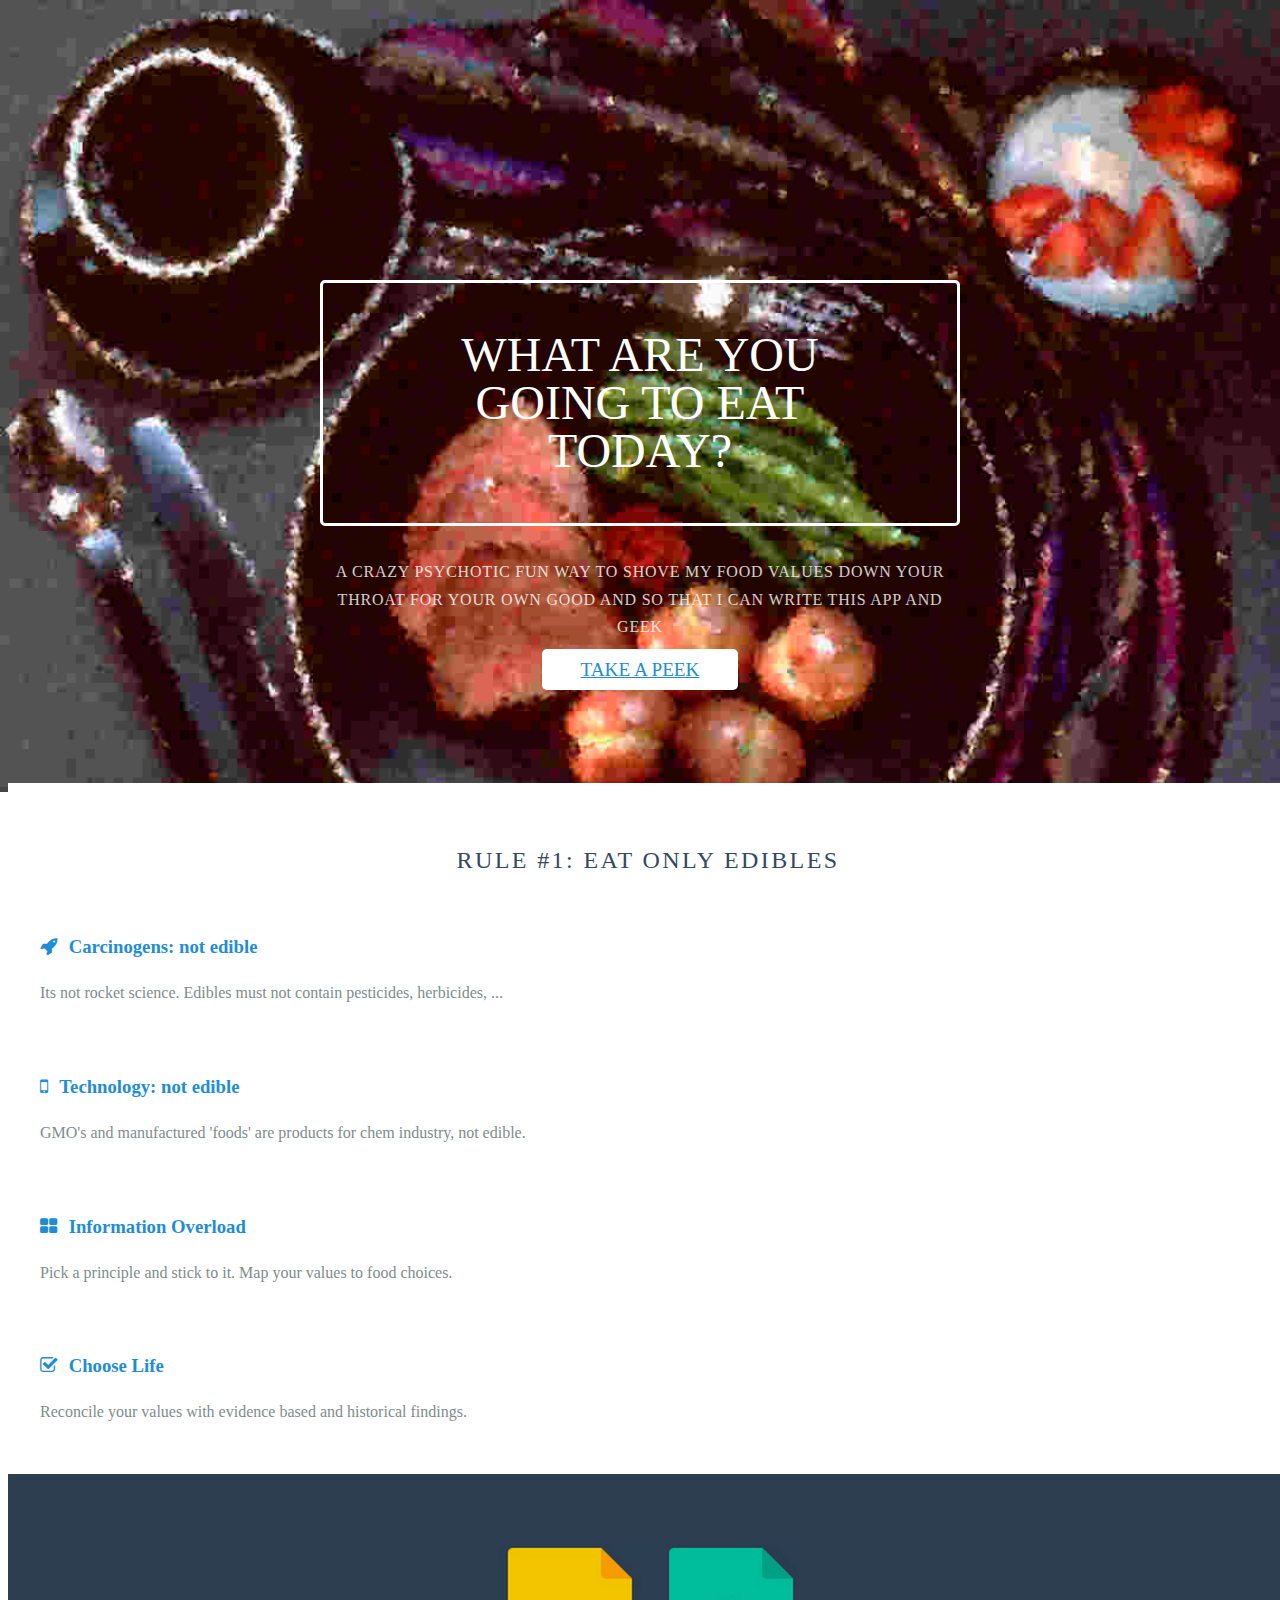
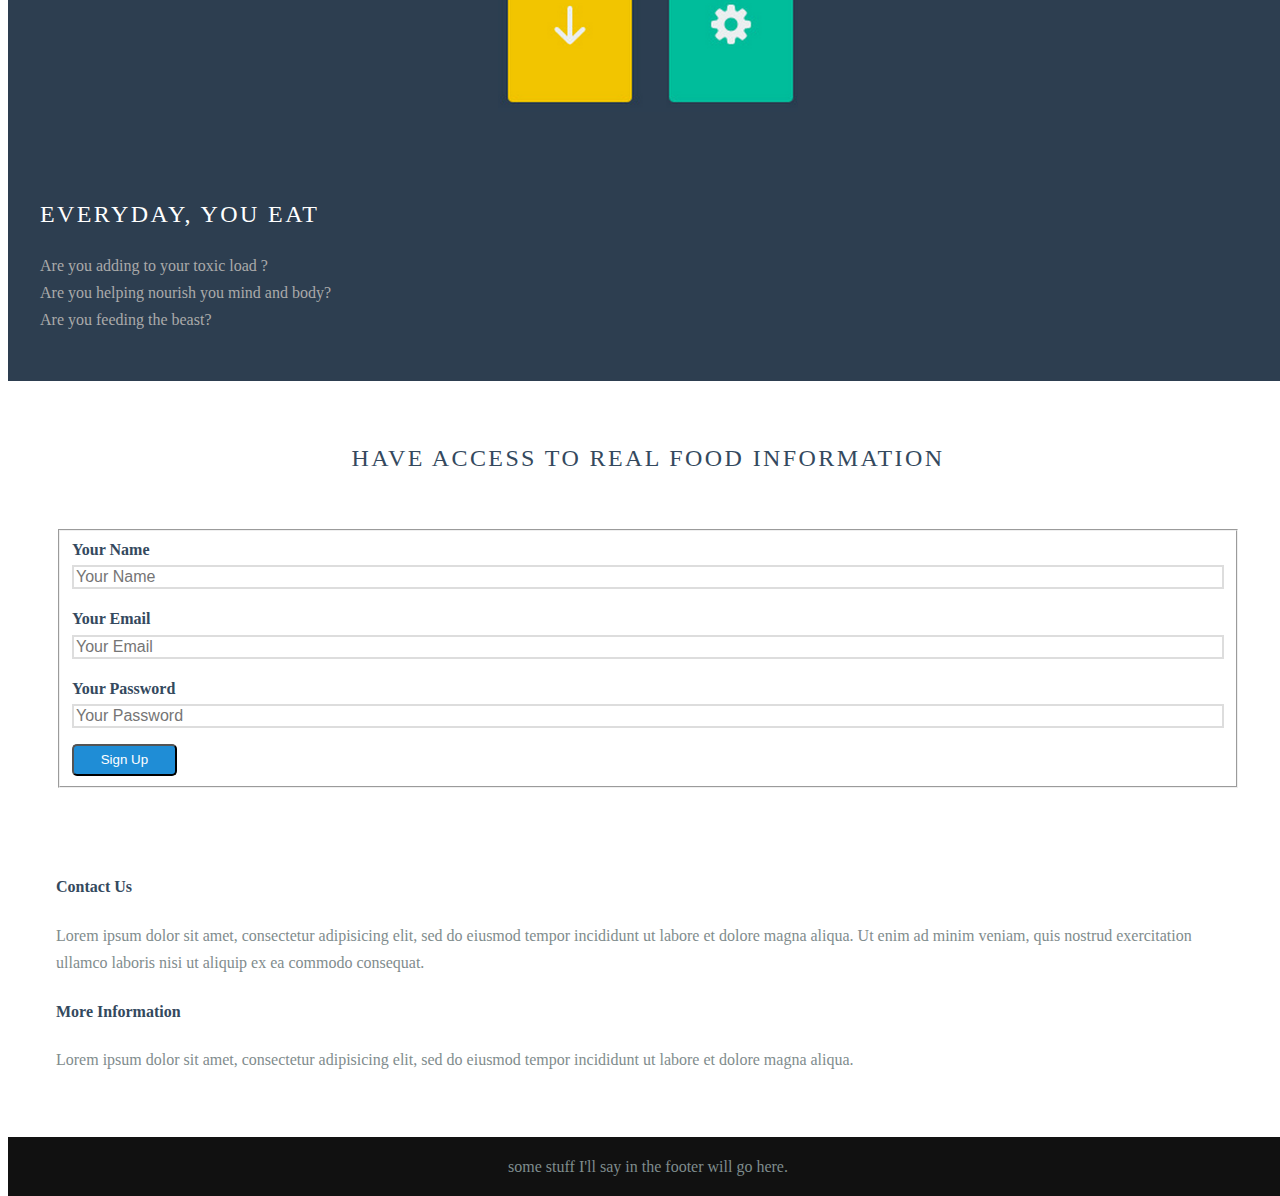
<file: index.html>
<!doctype html>
<html lang="en">
<head>
    <meta charset="utf-8">
<meta name="viewport" content="width=device-width, initial-scale=1.0">
<meta name="description" content="A layout example that shows off a responsive product landing page.">

    <title>Foodz &ndash;  Page &ndash; </title>

<link rel="stylesheet" href="http://yui.yahooapis.com/pure/0.5.0/pure-min.css">


<!--[if lte IE 8]>
  
    <link rel="stylesheet" href="http://yui.yahooapis.com/pure/0.5.0/grids-responsive-old-ie-min.css">
  
<![endif]-->
<!--[if gt IE 8]><!-->
  
    <link rel="stylesheet" href="http://yui.yahooapis.com/pure/0.5.0/grids-responsive-min.css">
  
<!--<![endif]-->

<link rel="stylesheet" href="http://netdna.bootstrapcdn.com/font-awesome/4.0.3/css/font-awesome.css">

    <!--[if lte IE 8]>
        <link rel="stylesheet" href="css/layouts/marketing-old-ie.css">
    <![endif]-->
    <!--[if gt IE 8]><!-->
        <link rel="stylesheet" href="css/layouts/marketing.css">
    <!--<![endif]-->

        <link rel="stylesheet" href="css/app.css">
</head>

<body>

<div class="header">
    <div class="home-menu pure-menu pure-menu-open pure-menu-horizontal pure-menu-fixed">
        <a class="pure-menu-heading" href="">food app</a>

        <ul>
            <li class="pure-menu-selected"><a href="#">Welcome</a></li>
            <li><a href="#">Sign In / Sign Up</a></li>
            <li><a href="#">Reference</a></li>            
        </ul>
    </div>
</div>

<div class="splash-container">
    <div class="splash">
        <h1 class="splash-head">What Are You Going To Eat Today?</h1>
        <p class="splash-subhead">
            A crazy psychotic fun way to shove my food values down your throat for your own good and so that I can write this app and geek
        </p>
        <p>
            <a href="http://" class="pure-button pure-button-primary">Take A Peek</a>
        </p>
    </div>
</div>

<div class="content-wrapper">
    <div class="content">
        <h2 class="content-head is-center">Rule #1: Eat only edibles</h2>

        <div class="pure-g">
            <div class="l-box pure-u-1 pure-u-md-1-2 pure-u-lg-1-4">

                <h3 class="content-subhead">
                    <i class="fa fa-rocket"></i>
                    Carcinogens: not edible
                </h3>
                <p>
                    Its not rocket science.  Edibles must not contain pesticides, herbicides, ...
                </p>
            </div>
            <div class="l-box pure-u-1 pure-u-md-1-2 pure-u-lg-1-4">
                <h3 class="content-subhead">
                    <i class="fa fa-mobile"></i>
                    Technology: not edible
                </h3>
                <p>
                    GMO's and manufactured 'foods' are products for chem industry, not edible.
                </p>
            </div>
            <div class="l-box pure-u-1 pure-u-md-1-2 pure-u-lg-1-4">
                <h3 class="content-subhead">
                    <i class="fa fa-th-large"></i>
                    Information Overload
                </h3>
                <p>
                    Pick a principle and stick to it.  Map your values to food choices.
                </p>
            </div>
            <div class="l-box pure-u-1 pure-u-md-1-2 pure-u-lg-1-4">
                <h3 class="content-subhead">
                    <i class="fa fa-check-square-o"></i>
                    Choose Life
                </h3>
                <p>
                    Reconcile your values with evidence based and historical findings.
                </p>
            </div>
        </div>
    </div>

    <div class="ribbon l-box-lrg pure-g">
        <div class="l-box-lrg is-center pure-u-1 pure-u-md-1-2 pure-u-lg-2-5">
            <img class="pure-img-responsive" alt="File Icons" width="300" src="img/common/file-icons.png">
        </div>
        <div class="pure-u-1 pure-u-md-1-2 pure-u-lg-3-5">

            <h2 class="content-head content-head-ribbon">everyday, you eat</h2>

            <p>
                Are you adding to your toxic load ?<br>
                Are you helping nourish you mind and body?<br>
                Are you feeding the beast?<br>
            </p>
        </div>
    </div>

    <div class="content">
        <h2 class="content-head is-center">have access to real food information</h2>

        <div class="pure-g">
            <div class="l-box-lrg pure-u-1 pure-u-md-2-5">
                <form class="pure-form pure-form-stacked">
                    <fieldset>

                        <label for="name">Your Name</label>
                        <input id="name" type="text" placeholder="Your Name">


                        <label for="email">Your Email</label>
                        <input id="email" type="email" placeholder="Your Email">

                        <label for="password">Your Password</label>
                        <input id="password" type="password" placeholder="Your Password">

                        <button type="submit" class="pure-button">Sign Up</button>
                    </fieldset>
                </form>
            </div>

            <div class="l-box-lrg pure-u-1 pure-u-md-3-5">
                <h4>Contact Us</h4>
                <p>
                    Lorem ipsum dolor sit amet, consectetur adipisicing elit, sed do eiusmod
                    tempor incididunt ut labore et dolore magna aliqua. Ut enim ad minim veniam,
                    quis nostrud exercitation ullamco laboris nisi ut aliquip ex ea commodo
                    consequat.
                </p>

                <h4>More Information</h4>
                <p>
                    Lorem ipsum dolor sit amet, consectetur adipisicing elit, sed do eiusmod
                    tempor incididunt ut labore et dolore magna aliqua.
                </p>
            </div>
        </div>

    </div>

    <div class="footer l-box is-center">
        some stuff I'll say in the footer will go here.
    </div>

</div>


</body>
</html>
</file>
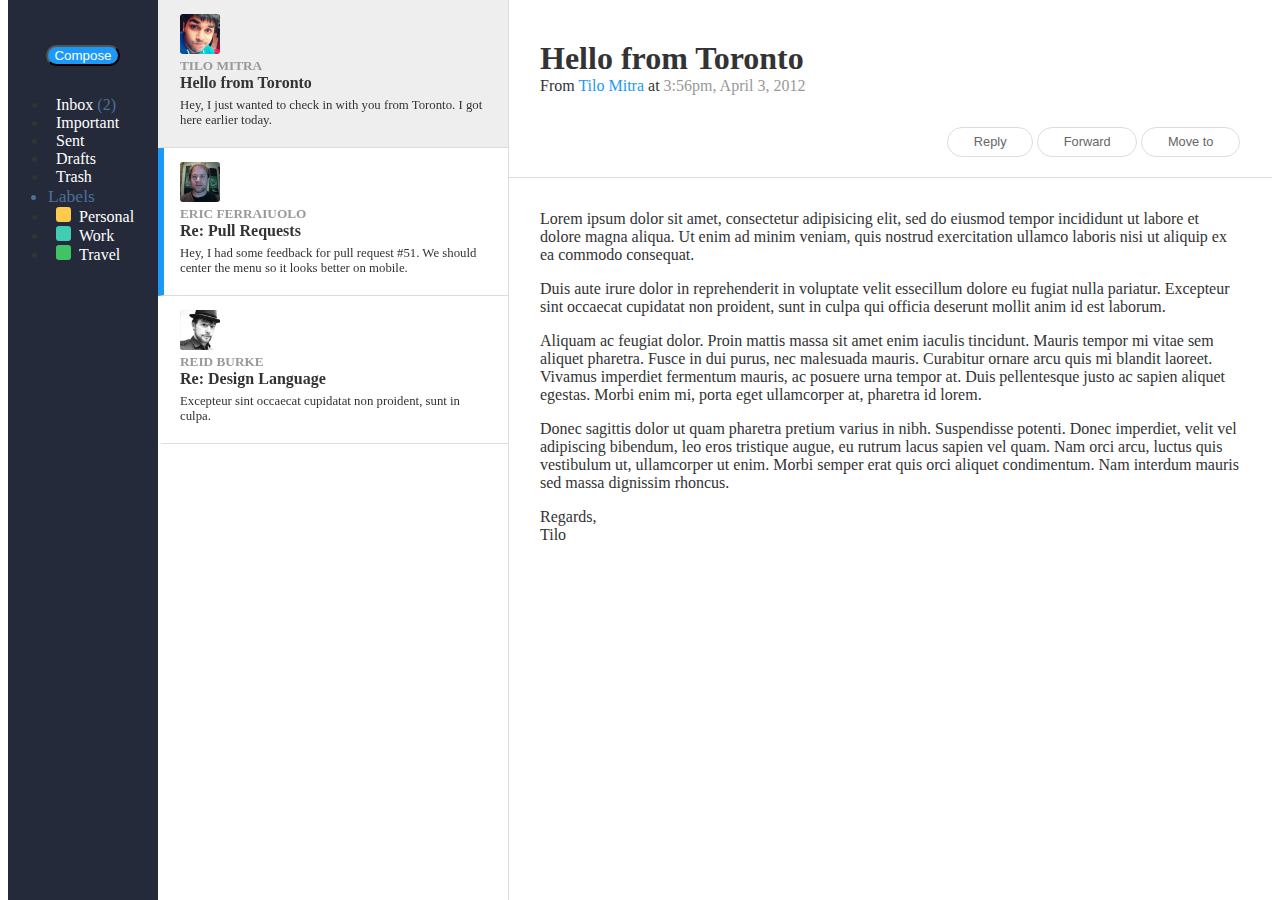
<file: home.bak.html>
<!doctype html>
<html lang="en">
<head>
    <meta charset="utf-8">
<meta name="viewport" content="width=device-width, initial-scale=1.0">
<meta name="description" content="A layout example that shows off a responsive email layout.">

    <title>Email &ndash; Layout Examples &ndash; Pure</title>

    


<link rel="stylesheet" href="http://yui.yahooapis.com/pure/0.5.0/pure-min.css">







  
    <!--[if lte IE 8]>
        <link rel="stylesheet" href="css/layouts/email-old-ie.css">
    <![endif]-->
    <!--[if gt IE 8]><!-->
        <link rel="stylesheet" href="css/layouts/email.css">
    <!--<![endif]-->
  


    

    
        <link rel="stylesheet" href="css/app.css">
</head>
<body>






<div id="layout" class="content pure-g">
    <div id="nav" class="pure-u">
        <a href="#" class="nav-menu-button">Menu</a>

        <div class="nav-inner">
            <button class="primary-button pure-button">Compose</button>

            <div class="pure-menu pure-menu-open">
                <ul>
                    <li><a href="#">Inbox <span class="email-count">(2)</span></a></li>
                    <li><a href="#">Important</a></li>
                    <li><a href="#">Sent</a></li>
                    <li><a href="#">Drafts</a></li>
                    <li><a href="#">Trash</a></li>
                    <li class="pure-menu-heading">Labels</li>
                    <li><a href="#"><span class="email-label-personal"></span>Personal</a></li>
                    <li><a href="#"><span class="email-label-work"></span>Work</a></li>
                    <li><a href="#"><span class="email-label-travel"></span>Travel</a></li>
                </ul>
            </div>
        </div>
    </div>

    <div id="list" class="pure-u-1">
        <div class="email-item email-item-selected pure-g">
            <div class="pure-u">
                <img class="email-avatar" alt="Tilo Mitra&#x27;s avatar" height="64" width="64" src="img/common/tilo-avatar.png">
            </div>

            <div class="pure-u-3-4">
                <h5 class="email-name">Tilo Mitra</h5>
                <h4 class="email-subject">Hello from Toronto</h4>
                <p class="email-desc">
                    Hey, I just wanted to check in with you from Toronto. I got here earlier today.
                </p>
            </div>
        </div>

        <div class="email-item email-item-unread pure-g">
            <div class="pure-u">
                <img class="email-avatar" alt="Eric Ferraiuolo&#x27;s avatar" height="64" width="64" src="img/common/ericf-avatar.png">
            </div>

            <div class="pure-u-3-4">
                <h5 class="email-name">Eric Ferraiuolo</h5>
                <h4 class="email-subject">Re: Pull Requests</h4>
                <p class="email-desc">
                    Hey, I had some feedback for pull request #51. We should center the menu so it looks better on mobile.
                </p>
            </div>
        </div>

        <div class="email-item pure-g">
            <div class="pure-u">
                <img class="email-avatar" alt="Reid Burke&#x27;s avatar" height="64" width="64" src="img/common/reid-avatar.png">
            </div>

            <div class="pure-u-3-4">
                <h5 class="email-name">Reid Burke</h5>
                <h4 class="email-subject">Re: Design Language</h4>
                <p class="email-desc">
                    Excepteur sint occaecat cupidatat non proident, sunt in culpa.
                </p>
            </div>
        </div>


    </div>

    <div id="main" class="pure-u-1">
        <div class="email-content">
            <div class="email-content-header pure-g">
                <div class="pure-u-1-2">
                    <h1 class="email-content-title">Hello from Toronto</h1>
                    <p class="email-content-subtitle">
                        From <a>Tilo Mitra</a> at <span>3:56pm, April 3, 2012</span>
                    </p>
                </div>

                <div class="email-content-controls pure-u-1-2">
                    <button class="secondary-button pure-button">Reply</button>
                    <button class="secondary-button pure-button">Forward</button>
                    <button class="secondary-button pure-button">Move to</button>
                </div>
            </div>

            <div class="email-content-body">
                <p>
                    Lorem ipsum dolor sit amet, consectetur adipisicing elit, sed do eiusmod tempor incididunt ut labore et dolore magna aliqua. Ut enim ad minim veniam, quis nostrud exercitation ullamco laboris nisi ut aliquip ex ea commodo consequat.
                </p>
                <p>
                    Duis aute irure dolor in reprehenderit in voluptate velit essecillum dolore eu fugiat nulla pariatur. Excepteur sint occaecat cupidatat non proident, sunt in culpa qui officia deserunt mollit anim id est laborum.
                </p>
                <p>
                    Aliquam ac feugiat dolor. Proin mattis massa sit amet enim iaculis tincidunt. Mauris tempor mi vitae sem aliquet pharetra. Fusce in dui purus, nec malesuada mauris. Curabitur ornare arcu quis mi blandit laoreet. Vivamus imperdiet fermentum mauris, ac posuere urna tempor at. Duis pellentesque justo ac sapien aliquet egestas. Morbi enim mi, porta eget ullamcorper at, pharetra id lorem.
                </p>
                <p>
                    Donec sagittis dolor ut quam pharetra pretium varius in nibh. Suspendisse potenti. Donec imperdiet, velit vel adipiscing bibendum, leo eros tristique augue, eu rutrum lacus sapien vel quam. Nam orci arcu, luctus quis vestibulum ut, ullamcorper ut enim. Morbi semper erat quis orci aliquet condimentum. Nam interdum mauris sed massa dignissim rhoncus.
                </p>
                <p>
                    Regards,<br>
                    Tilo
                </p>
            </div>
        </div>
    </div>
</div>

<script src="http://yui.yahooapis.com/3.17.2/build/yui/yui-min.js"></script>

<script>
    YUI().use('node-base', 'node-event-delegate', function (Y) {

        var menuButton = Y.one('.nav-menu-button'),
            nav        = Y.one('#nav');

        // Setting the active class name expands the menu vertically on small screens.
        menuButton.on('click', function (e) {
            nav.toggleClass('active');
        });

        // Your application code goes here...

    });
</script>






</body>
</html>
</file>
<file: css/layouts/marketing-old-ie.css>
* {
    -webkit-box-sizing: border-box;
    -moz-box-sizing: border-box;
    box-sizing: border-box;
}

/*
 * -- BASE STYLES --
 * Most of these are inherited from Base, but I want to change a few.
 */

body {
    line-height: 1.7em;
    color: #7f8c8d;
    font-size: 13px;
}

h1,
h2,
h3,
h4,
h5,
h6,
label {
    color: #34495e;
}

.pure-img-responsive {
    max-width: 100%;
    height: auto;
}

/*
 * -- LAYOUT STYLES --
 * These are some useful classes which I will need
 */

.l-box {
    padding: 1em;
}

.l-box-lrg {
    padding: 2em;
    border-bottom: 1px solid rgba(0,0,0,0.1);
}

.is-center {
    text-align: center;
}

/*
 * -- PURE FORM STYLES --
 * Style the form inputs and labels
 */

.pure-form label {
    margin: 1em 0 0;
    font-weight: bold;
    font-size: 100%;
}

.pure-form input[type] {
    border: 2px solid #ddd;
    box-shadow: none;
    font-size: 100%;
    width: 100%;
    margin-bottom: 1em;
}

/*
 * -- PURE BUTTON STYLES --
 * I want my pure-button elements to look a little different
 */

.pure-button {
    background-color: #1f8dd6;
    color: white;
    padding: 0.5em 2em;
    border-radius: 5px;
}

a.pure-button-primary {
    background: white;
    color: #1f8dd6;
    border-radius: 5px;
    font-size: 120%;
}

/*
 * -- MENU STYLES --
 * I want to customize how my .pure-menu looks at the top of the page
 */

.home-menu {
    padding: 0.5em;
    text-align: center;
    box-shadow: 0 1px 1px rgba(0,0,0, 0.10);
}

.home-menu.pure-menu-open {
    background: #2d3e50;
}

.pure-menu.pure-menu-open.pure-menu-fixed {
    /* Fixed menus normally have a border at the bottom. */
    border-bottom: none;
    /* I need a higher z-index here because of the scroll-over effect. */
    z-index: 4;
}

.home-menu .pure-menu-heading {
    color: white;
    font-weight: 400;
    font-size: 120%;
}

.home-menu .pure-menu-selected a {
    color: white;
}

.home-menu a {
    color: #6FBEF3;
}

.home-menu li a:hover,
.home-menu li a:focus {
    background: none;
    border: none;
    color: #AECFE5;
}

/*
 * -- SPLASH STYLES --
 * This is the blue top section that appears on the page.
 */

.splash-container {
    background: #1f8dd6;
    z-index: 1;
    overflow: hidden;
    /* The following styles are required for the "scroll-over" effect */
    width: 100%;
    height: 88%;
    top: 0;
    left: 0;
    position: fixed !important;
}

.splash {
    /* absolute center .splash within .splash-container */
    width: 80%;
    height: 50%;
    margin: auto;
    position: absolute;
    top: 100px;
    left: 0;
    bottom: 0;
    right: 0;
    text-align: center;
    text-transform: uppercase;
}

/* This is the main heading that appears on the blue section */

.splash-head {
    font-size: 20px;
    font-weight: bold;
    color: white;
    border: 3px solid white;
    padding: 1em 1.6em;
    font-weight: 100;
    border-radius: 5px;
    line-height: 1em;
}

/* This is the subheading that appears on the blue section */

.splash-subhead {
    color: white;
    letter-spacing: 0.05em;
    opacity: 0.8;
}

/*
 * -- CONTENT STYLES --
 * This represents the content area (everything below the blue section)
 */

.content-wrapper {
    /* These styles are required for the "scroll-over" effect */
    position: absolute;
    top: 87%;
    width: 100%;
    min-height: 12%;
    z-index: 2;
    background: white;
}

/* This is the class used for the main content headers (<h2>) */

.content-head {
    font-weight: 400;
    text-transform: uppercase;
    letter-spacing: 0.1em;
    margin: 2em 0 1em;
}

/* This is a modifier class used when the content-head is inside a ribbon */

.content-head-ribbon {
    color: white;
}

/* This is the class used for the content sub-headers (<h3>) */

.content-subhead {
    color: #1f8dd6;
}

.content-subhead i {
    margin-right: 7px;
}

/* This is the class used for the dark-background areas. */

.ribbon {
    background: #2d3e50;
    color: #aaa;
}

/* This is the class used for the footer */

.footer {
    background: #111;
}

/*
 * -- TABLET (AND UP) MEDIA QUERIES --
 * On tablets and other medium-sized devices, we want to customize some
 * of the mobile styles.
 */

/* We increase the body font size */

body {
    font-size: 16px;
}

/* We want to give the content area some more padding */

.content {
    padding: 1em;
}

/* We can align the menu header to the left, but float the
    menu items to the right. */

.home-menu {
    text-align: left;
}

.home-menu ul {
    float: right;
}

/* We increase the height of the splash-container */

/*    .splash-container {
        height: 500px;
    }*/

/* We decrease the width of the .splash, since we have more width
    to work with */

.splash {
    width: 50%;
    height: 50%;
}

.splash-head {
    font-size: 250%;
}

/* We remove the border-separator assigned to .l-box-lrg */

.l-box-lrg {
    border: none;
}

/*
 * -- DESKTOP (AND UP) MEDIA QUERIES --
 * On desktops and other large devices, we want to over-ride some
 * of the mobile and tablet styles.
 */
</file>
<file: css/layouts/marketing.css>
* {
    -webkit-box-sizing: border-box;
    -moz-box-sizing: border-box;
    box-sizing: border-box;
}

/*
 * -- BASE STYLES --
 * Most of these are inherited from Base, but I want to change a few.
 */
body {
    line-height: 1.7em;
    color: #7f8c8d;
    font-size: 13px;
}

h1,
h2,
h3,
h4,
h5,
h6,
label {
    color: #34495e;
}

.pure-img-responsive {
    max-width: 100%;
    height: auto;
}

/*
 * -- LAYOUT STYLES --
 * These are some useful classes which I will need
 */
.l-box {
    padding: 1em;
}

.l-box-lrg {
    padding: 2em;
    border-bottom: 1px solid rgba(0,0,0,0.1);
}

.is-center {
    text-align: center;
}



/*
 * -- PURE FORM STYLES --
 * Style the form inputs and labels
 */
.pure-form label {
    margin: 1em 0 0;
    font-weight: bold;
    font-size: 100%;
}

.pure-form input[type] {
    border: 2px solid #ddd;
    box-shadow: none;
    font-size: 100%;
    width: 100%;
    margin-bottom: 1em;
}

/*
 * -- PURE BUTTON STYLES --
 * I want my pure-button elements to look a little different
 */
.pure-button {
    background-color: #1f8dd6;
    color: white;
    padding: 0.5em 2em;
    border-radius: 5px;
}

a.pure-button-primary {
    background: white;
    color: #1f8dd6;
    border-radius: 5px;
    font-size: 120%;
}


/*
 * -- MENU STYLES --
 * I want to customize how my .pure-menu looks at the top of the page
 */

.home-menu {
    padding: 0.5em;
    text-align: center;
    box-shadow: 0 1px 1px rgba(0,0,0, 0.10);
}
.home-menu.pure-menu-open {
    background: #2d3e50;
}
.pure-menu.pure-menu-open.pure-menu-fixed {
    /* Fixed menus normally have a border at the bottom. */
    border-bottom: none;
    /* I need a higher z-index here because of the scroll-over effect. */
    z-index: 4;
}

.home-menu .pure-menu-heading {
    color: white;
    font-weight: 400;
    font-size: 120%;
}

.home-menu .pure-menu-selected a {
    color: white;
}

.home-menu a {
    color: #6FBEF3;
}
.home-menu li a:hover,
.home-menu li a:focus {
    background: none;
    border: none;
    color: #AECFE5;
}


/*
 * -- SPLASH STYLES --
 * This is the blue top section that appears on the page.
 */

.splash-container {
    background: #1f8dd6;
    z-index: 1;
    overflow: hidden;
    /* The following styles are required for the "scroll-over" effect */
    width: 100%;
    height: 88%;
    top: 0;
    left: 0;
    position: fixed !important;
}

.splash {
    /* absolute center .splash within .splash-container */
    width: 80%;
    height: 50%;
    margin: auto;
    position: absolute;
    top: 100px; left: 0; bottom: 0; right: 0;
    text-align: center;
    text-transform: uppercase;
}

/* This is the main heading that appears on the blue section */
.splash-head {
    font-size: 20px;
    font-weight: bold;
    color: white;
    border: 3px solid white;
    padding: 1em 1.6em;
    font-weight: 100;
    border-radius: 5px;
    line-height: 1em;
}

/* This is the subheading that appears on the blue section */
.splash-subhead {
    color: white;
    letter-spacing: 0.05em;
    opacity: 0.8;
}

/*
 * -- CONTENT STYLES --
 * This represents the content area (everything below the blue section)
 */
.content-wrapper {
    /* These styles are required for the "scroll-over" effect */
    position: absolute;
    top: 87%;
    width: 100%;
    min-height: 12%;
    z-index: 2;
    background: white;

}

/* This is the class used for the main content headers (<h2>) */
.content-head {
    font-weight: 400;
    text-transform: uppercase;
    letter-spacing: 0.1em;
    margin: 2em 0 1em;
}

/* This is a modifier class used when the content-head is inside a ribbon */
.content-head-ribbon {
    color: white;
}

/* This is the class used for the content sub-headers (<h3>) */
.content-subhead {
    color: #1f8dd6;
}
    .content-subhead i {
        margin-right: 7px;
    }

/* This is the class used for the dark-background areas. */
.ribbon {
    background: #2d3e50;
    color: #aaa;
}

/* This is the class used for the footer */
.footer {
    background: #111;
}

/*
 * -- TABLET (AND UP) MEDIA QUERIES --
 * On tablets and other medium-sized devices, we want to customize some
 * of the mobile styles.
 */
@media (min-width: 48em) {

    /* We increase the body font size */
    body {
        font-size: 16px;
    }
    /* We want to give the content area some more padding */
    .content {
        padding: 1em;
    }

    /* We can align the menu header to the left, but float the
    menu items to the right. */
    .home-menu {
        text-align: left;
    }
        .home-menu ul {
            float: right;
        }

    /* We increase the height of the splash-container */
/*    .splash-container {
        height: 500px;
    }*/

    /* We decrease the width of the .splash, since we have more width
    to work with */
    .splash {
        width: 50%;
        height: 50%;
    }

    .splash-head {
        font-size: 250%;
    }


    /* We remove the border-separator assigned to .l-box-lrg */
    .l-box-lrg {
        border: none;
    }

}

/*
 * -- DESKTOP (AND UP) MEDIA QUERIES --
 * On desktops and other large devices, we want to over-ride some
 * of the mobile and tablet styles.
 */
@media (min-width: 78em) {
    /* We increase the header font size even more */
    .splash-head {
        font-size: 300%;
    }
}
</file>
<file: css/app.css>
.splash-container {
	background-color: #2d3e50;
	background-image: url(../img/img1.jpg);
	background-size: 100%;
    background-repeat: no-repeat;	
}
</file>
<file: css/layouts/email-old-ie.css>
/*
 * -- BASE STYLES --
 * Most of these are inherited from Base, but I want to change a few.
 */

body {
    color: #333;
}

a {
    text-decoration: none;
    color: #1b98f8;
}

/*
 * -- HELPER STYLES --
 * Over-riding some of the .pure-button styles to make my buttons look unique
 */

.primary-button,
.secondary-button {
    -webkit-box-shadow: none;
    -moz-box-shadow: none;
    box-shadow: none;
    border-radius: 20px;
}

.primary-button {
    color: #fff;
    background: #1b98f8;
    margin: 1em 0;
}

.secondary-button {
    background: #fff;
    border: 1px solid #ddd;
    color: #666;
    padding: 0.5em 2em;
    font-size: 80%;
}

/*
 * -- LAYOUT STYLES --
 * This layout consists of three main elements, `#nav` (navigation bar), `#list` (email list), and `#main` (email content). All 3 elements are within `#layout`
 */

#layout,
#nav,
#list,
#main {
    margin: 0;
    padding: 0;
}

/* Make the navigation 100% width on phones */

#nav {
    width: 100%;
    height: 40px;
    position: relative;
    background: rgb(37, 42, 58);
    text-align: center;
}

/* Show the "Menu" button on phones */

#nav .nav-menu-button {
    display: block;
    top: 0.5em;
    right: 0.5em;
    position: absolute;
}

/* When "Menu" is clicked, the navbar should be 80% height */

#nav.active {
    height: 80%;
}

/* Don't show the navigation items... */

.nav-inner {
    display: none;
}

/* ...until the "Menu" button is clicked */

#nav.active .nav-inner {
    display: block;
    padding: 2em 0;
}

/*
 * -- NAV BAR STYLES --
 * Styling the default .pure-menu to look a little more unique.
 */

#nav .pure-menu.pure-menu-open {
    background: transparent;
    border: none;
    text-align: left;
}

#nav .pure-menu a:hover,
#nav .pure-menu a:focus {
    background: rgb(55, 60, 90);
}

#nav .pure-menu a {
    color: #fff;
    margin-left: 0.5em;
}

#nav .pure-menu-heading {
    border-bottom: none;
    font-size: 110%;
    color: rgb(75, 113, 151);
}

/*
 * -- EMAIL STYLES --
 * Styles relevant to the email messages, labels, counts, and more.
 */

.email-count {
    color: rgb(75, 113, 151);
}

.email-label-personal,
.email-label-work,
.email-label-travel {
    width: 15px;
    height: 15px;
    display: inline-block;
    margin-right: 0.5em;
    border-radius: 3px;
}

.email-label-personal {
    background: #ffc94c;
}

.email-label-work {
    background: #41ccb4;
}

.email-label-travel {
    background: #40c365;
}

/* Email Item Styles */

.email-item {
    padding: 0.9em 1em;
    border-bottom: 1px solid #ddd;
    border-left: 6px solid transparent;
}

.email-avatar {
    border-radius: 3px;
    margin-right: 0.5em;
}

.email-name,
.email-subject {
    margin: 0;
}

.email-name {
    text-transform: uppercase;
    color: #999;
}

.email-desc {
    font-size: 80%;
    margin: 0.4em 0;
}

.email-item-selected {
    background: #eee;
}

.email-item-unread {
    border-left: 6px solid #1b98f8;
}

/* Email Content Styles */

.email-content-header,
.email-content-body,
.email-content-footer {
    padding: 1em 2em;
}

.email-content-header {
    border-bottom: 1px solid #ddd;
}

.email-content-title {
    margin: 0.5em 0 0;
}

.email-content-subtitle {
    font-size: 1em;
    margin: 0;
    font-weight: normal;
}

.email-content-subtitle span {
    color: #999;
}

.email-content-controls {
    margin-top: 2em;
    text-align: right;
}

.email-content-controls .secondary-button {
    margin-bottom: 0.3em;
}

.email-avatar {
    width: 40px;
    height: 40px;
}

/*
 * -- TABLET (AND UP) MEDIA QUERIES --
 * On tablets and other medium-sized devices, we want to customize some
 * of the mobile styles.
 */

/* Move the layout over so we can fit the nav + list in on the left */

#layout {
    padding-left: 500px;
    /* "left col (nav + list)" width */
    position: relative;
}

/* These are position:fixed; elements that will be in the left 500px of the screen */

#nav,
#list {
    position: fixed;
    top: 0;
    bottom: 0;
    overflow: auto;
}

#nav {
    margin-left: -500px;
    /* "left col (nav + list)" width */
    width: 150px;
    height: 100%;
}

/* Show the menu items on the larger screen */

.nav-inner {
    display: block;
    padding: 2em 0;
}

/* Hide the "Menu" button on larger screens */

#nav .nav-menu-button {
    display: none;
}

#list {
    margin-left: -350px;
    width: 100%;
    height: 33%;
    border-bottom: 1px solid #ddd;
}

#main {
    position: fixed;
    top: 33%;
    right: 0;
    bottom: 0;
    left: 150px;
    overflow: auto;
    width: auto;
    /* so that it's not 100% */
}

/*
 * -- DESKTOP (AND UP) MEDIA QUERIES --
 * On desktops and other large-sized devices, we want to customize some
 * of the mobile styles.
 */

/* This will take up the entire height, and be a little thinner */

#list {
    margin-left: -350px;
    width: 350px;
    height: 100%;
    border-right: 1px solid #ddd;
}

/* This will now take up it's own column, so don't need position: fixed; */

#main {
    position: static;
    margin: 0;
    padding: 0;
}
</file>
<file: css/layouts/email.css>
/*
 * -- BASE STYLES --
 * Most of these are inherited from Base, but I want to change a few.
 */
body {
    color: #333;
}



a {
    text-decoration: none;
    color: #1b98f8;
}


/*
 * -- HELPER STYLES --
 * Over-riding some of the .pure-button styles to make my buttons look unique
 */
.primary-button,
.secondary-button {
    -webkit-box-shadow: none;
    -moz-box-shadow: none;
    box-shadow: none;
    border-radius: 20px;
}
.primary-button {
    color: #fff;
    background: #1b98f8;
    margin: 1em 0;
}
.secondary-button {
    background: #fff;
    border: 1px solid #ddd;
    color: #666;
    padding: 0.5em 2em;
    font-size: 80%;
}

/*
 * -- LAYOUT STYLES --
 * This layout consists of three main elements, `#nav` (navigation bar), `#list` (email list), and `#main` (email content). All 3 elements are within `#layout`
 */
#layout, #nav, #list, #main {
    margin: 0;
    padding: 0;
}

/* Make the navigation 100% width on phones */
#nav {
    width: 100%;
    height: 40px;
    position: relative;
    background: rgb(37, 42, 58);
    text-align: center;
}
/* Show the "Menu" button on phones */
#nav .nav-menu-button {
    display: block;
    top: 0.5em;
    right: 0.5em;
    position: absolute;
}

/* When "Menu" is clicked, the navbar should be 80% height */
#nav.active {
    height: 80%;
}
/* Don't show the navigation items... */
.nav-inner {
    display: none;
}

/* ...until the "Menu" button is clicked */
#nav.active .nav-inner {
    display: block;
    padding: 2em 0;
}


/*
 * -- NAV BAR STYLES --
 * Styling the default .pure-menu to look a little more unique.
 */
#nav .pure-menu.pure-menu-open {
    background: transparent;
    border: none;
    text-align: left;
}
    #nav .pure-menu a:hover,
    #nav .pure-menu a:focus {
        background: rgb(55, 60, 90);
    }
    #nav .pure-menu a {
        color: #fff;
        margin-left: 0.5em;
    }
    #nav .pure-menu-heading {
        border-bottom: none;
        font-size:110%;
        color: rgb(75, 113, 151);
    }


/*
 * -- EMAIL STYLES --
 * Styles relevant to the email messages, labels, counts, and more.
 */
.email-count {
    color: rgb(75, 113, 151);
}

.email-label-personal,
.email-label-work,
.email-label-travel {
    width: 15px;
    height: 15px;
    display: inline-block;
    margin-right: 0.5em;
    border-radius: 3px;
}
.email-label-personal {
    background: #ffc94c;
}
.email-label-work {
    background: #41ccb4;
}
.email-label-travel {
    background: #40c365;
}


/* Email Item Styles */
.email-item {
    padding: 0.9em 1em;
    border-bottom: 1px solid #ddd;
    border-left: 6px solid transparent;
}
    .email-avatar {
        border-radius: 3px;
        margin-right: 0.5em;
    }
    .email-name,
    .email-subject {
        margin: 0;
    }
    .email-name {
        text-transform: uppercase;
        color: #999;
    }
    .email-desc {
        font-size: 80%;
        margin: 0.4em 0;
    }

.email-item-selected {
    background: #eee;
}
.email-item-unread {
    border-left: 6px solid #1b98f8;
}

/* Email Content Styles */
.email-content-header, .email-content-body, .email-content-footer {
    padding: 1em 2em;
}
    .email-content-header {
        border-bottom: 1px solid #ddd;
    }

        .email-content-title {
            margin: 0.5em 0 0;
        }
        .email-content-subtitle {
            font-size: 1em;
            margin: 0;
            font-weight: normal;
        }
            .email-content-subtitle span {
                color: #999;
            }
    .email-content-controls {
        margin-top: 2em;
        text-align: right;
    }
        .email-content-controls .secondary-button {
            margin-bottom: 0.3em;
        }

    .email-avatar {
        width: 40px;
        height: 40px;
    }


/*
 * -- TABLET (AND UP) MEDIA QUERIES --
 * On tablets and other medium-sized devices, we want to customize some
 * of the mobile styles.
 */
@media (min-width: 40em) {

    /* Move the layout over so we can fit the nav + list in on the left */
    #layout {
        padding-left:500px; /* "left col (nav + list)" width */
        position: relative;
    }

    /* These are position:fixed; elements that will be in the left 500px of the screen */
    #nav, #list {
        position: fixed;
        top: 0;
        bottom: 0;
        overflow: auto;
    }
    #nav {
        margin-left:-500px; /* "left col (nav + list)" width */
        width:150px;
        height: 100%;
    }

    /* Show the menu items on the larger screen */
    .nav-inner {
        display: block;
        padding: 2em 0;
    }

    /* Hide the "Menu" button on larger screens */
    #nav .nav-menu-button {
        display: none;
    }

    #list {
        margin-left: -350px;
        width: 100%;
        height: 33%;
        border-bottom: 1px solid #ddd;
    }

    #main {
        position: fixed;
        top: 33%;
        right: 0;
        bottom: 0;
        left: 150px;
        overflow: auto;
        width: auto; /* so that it's not 100% */
    }

}

/*
 * -- DESKTOP (AND UP) MEDIA QUERIES --
 * On desktops and other large-sized devices, we want to customize some
 * of the mobile styles.
 */
@media (min-width: 60em) {

    /* This will take up the entire height, and be a little thinner */
    #list {
        margin-left: -350px;
        width:350px;
        height: 100%;
        border-right: 1px solid #ddd;
    }

    /* This will now take up it's own column, so don't need position: fixed; */
    #main {
        position: static;
        margin: 0;
        padding: 0;
    }
}
</file>
